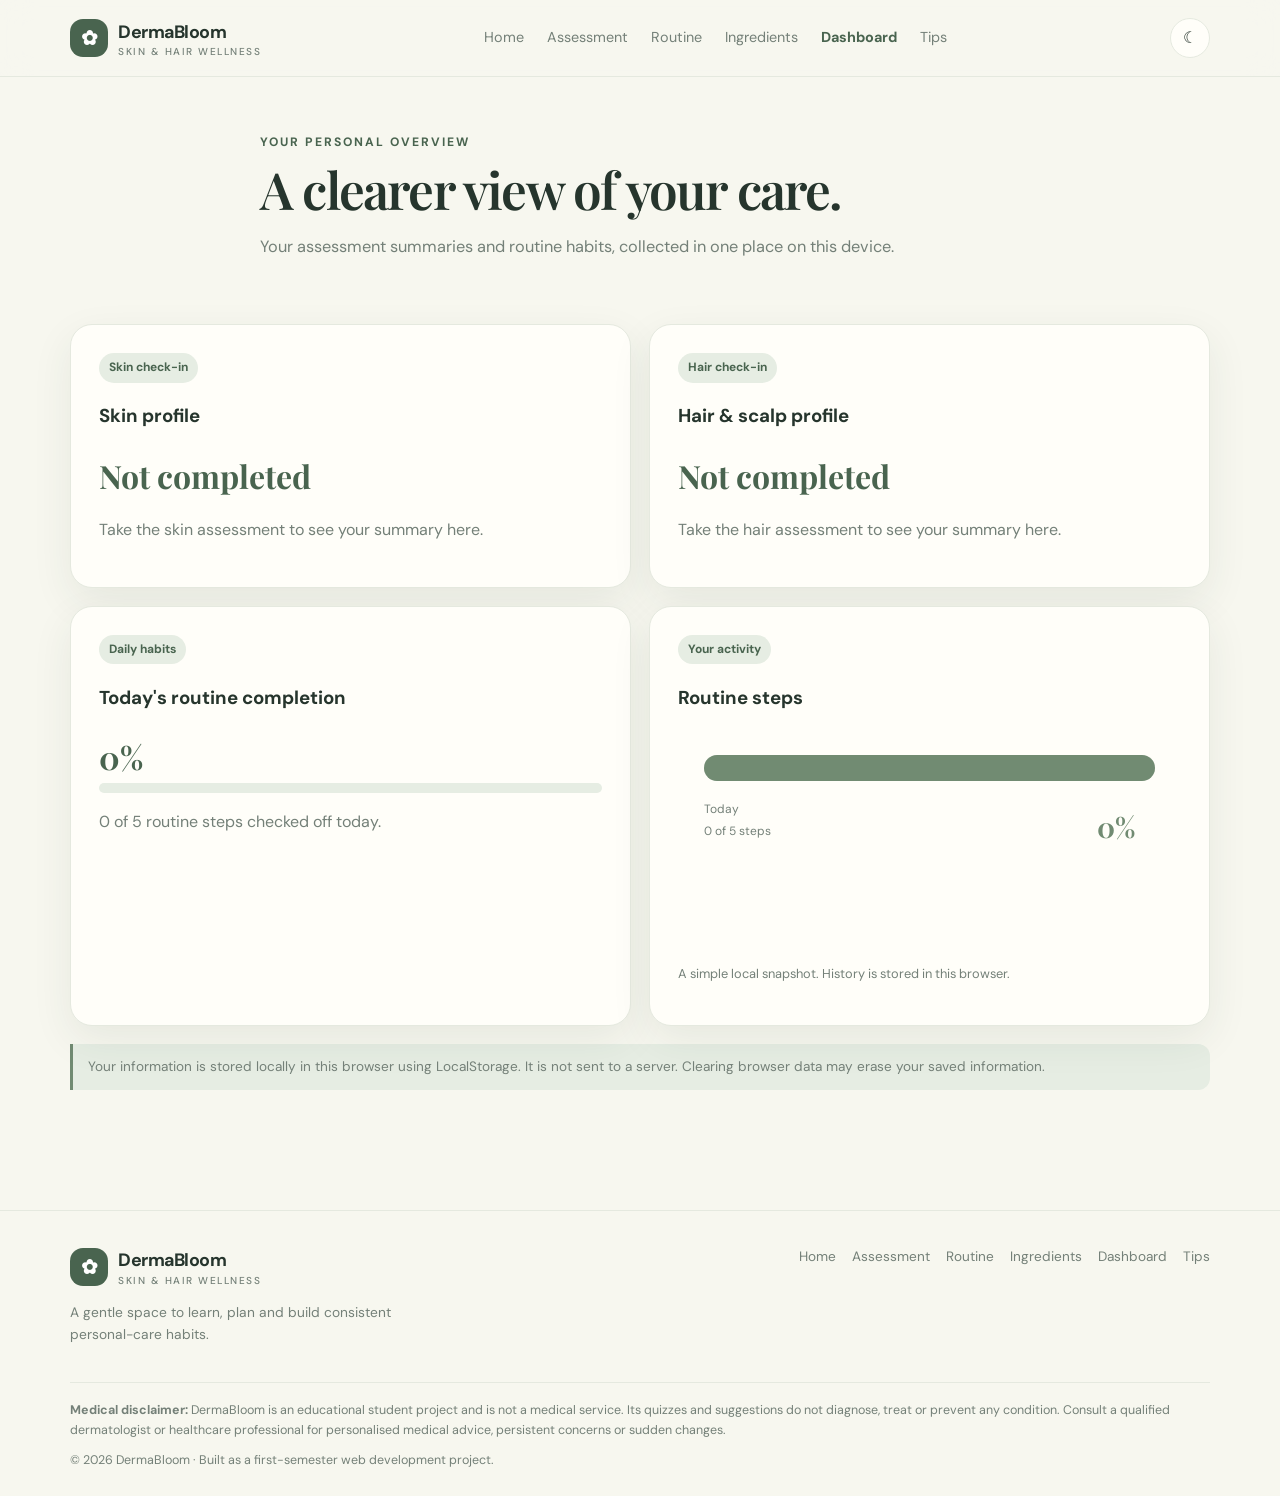
<file: dashboard.html>
<!doctype html>
<html lang="en" data-theme="light">
<head>
<meta charset="utf-8"><meta name="viewport" content="width=device-width, initial-scale=1">
<meta name="description" content="DermaBloom — a personal skin and hair wellness companion.">
<title>Dashboard | DermaBloom</title><link rel="preconnect" href="https://fonts.googleapis.com"><link rel="preconnect" href="https://fonts.gstatic.com" crossorigin><link rel="stylesheet" href="css/style.css">
</head><body>
<header class="site-header"><div class="container nav-wrap"><a class="brand" href="index.html"><div class="brand-mark">✿</div><span>DermaBloom<small>skin & hair wellness</small></span></a><nav class="nav-links" id="nav-links"><a href="index.html" class="">Home</a><a href="quiz.html" class="">Assessment</a><a href="routine.html" class="">Routine</a><a href="ingredients.html" class="">Ingredients</a><a href="dashboard.html" class="active">Dashboard</a><a href="tips.html" class="">Tips</a></nav><div class="nav-actions"><button class="icon-btn" id="theme-toggle" aria-label="Toggle dark mode" title="Toggle dark mode">☾</button><button class="menu-btn" id="menu-toggle" aria-label="Open menu">☰</button></div></div></header>
<main>
<section class="page-hero"><div class="container page-heading"><div class="eyebrow">Your personal overview</div><h1>A clearer view of your care.</h1><p>Your assessment summaries and routine habits, collected in one place on this device.</p></div></section>
<section class="content-section"><div class="container"><div class="dashboard-grid"><div class="panel"><span class="pill">Skin check-in</span><h3>Skin profile</h3><div class="metric" id="dash-skin">Not completed</div><p id="dash-skin-note" class="muted">Take the skin assessment to see your summary here.</p></div><div class="panel"><span class="pill">Hair check-in</span><h3>Hair & scalp profile</h3><div class="metric" id="dash-hair">Not completed</div><p id="dash-hair-note" class="muted">Take the hair assessment to see your summary here.</p></div><div class="panel"><span class="pill">Daily habits</span><h3>Today's routine completion</h3><div class="metric" id="dash-completion">0%</div><div class="progress-track"><span id="dash-progress"></span></div><p id="dash-routine-note" class="muted">Add steps to your routine to start tracking.</p></div><div class="panel"><span class="pill">Your activity</span><h3>Routine steps</h3><div class="chart-wrap"><canvas id="progress-chart" aria-label="Routine progress chart"></canvas></div><p class="muted" style="font-size:.8rem">A simple local snapshot. History is stored in this browser.</p></div></div><div class="notice" style="margin-top:18px">Your information is stored locally in this browser using LocalStorage. It is not sent to a server. Clearing browser data may erase your saved information.</div></div></section>
</main>
<footer class="site-footer"><div class="container"><div class="footer-top"><div><a class="brand" href="index.html"><div class="brand-mark">✿</div><span>DermaBloom<small>skin & hair wellness</small></span></a><p class="muted" style="max-width:340px;font-size:.86rem">A gentle space to learn, plan and build consistent personal-care habits.</p></div><div class="footer-links"><a href="index.html">Home</a><a href="quiz.html">Assessment</a><a href="routine.html">Routine</a><a href="ingredients.html">Ingredients</a><a href="dashboard.html">Dashboard</a><a href="tips.html">Tips</a></div></div><div class="disclaimer"><strong>Medical disclaimer:</strong> DermaBloom is an educational student project and is not a medical service. Its quizzes and suggestions do not diagnose, treat or prevent any condition. Consult a qualified dermatologist or healthcare professional for personalised medical advice, persistent concerns or sudden changes.</div><div class="disclaimer" style="border:0;margin-top:10px;padding-top:0">© 2026 DermaBloom · Built as a first-semester web development project.</div></div></footer>
<div class="toast" id="toast" role="status"></div><script src="js/app.js"></script></body></html>
</file>
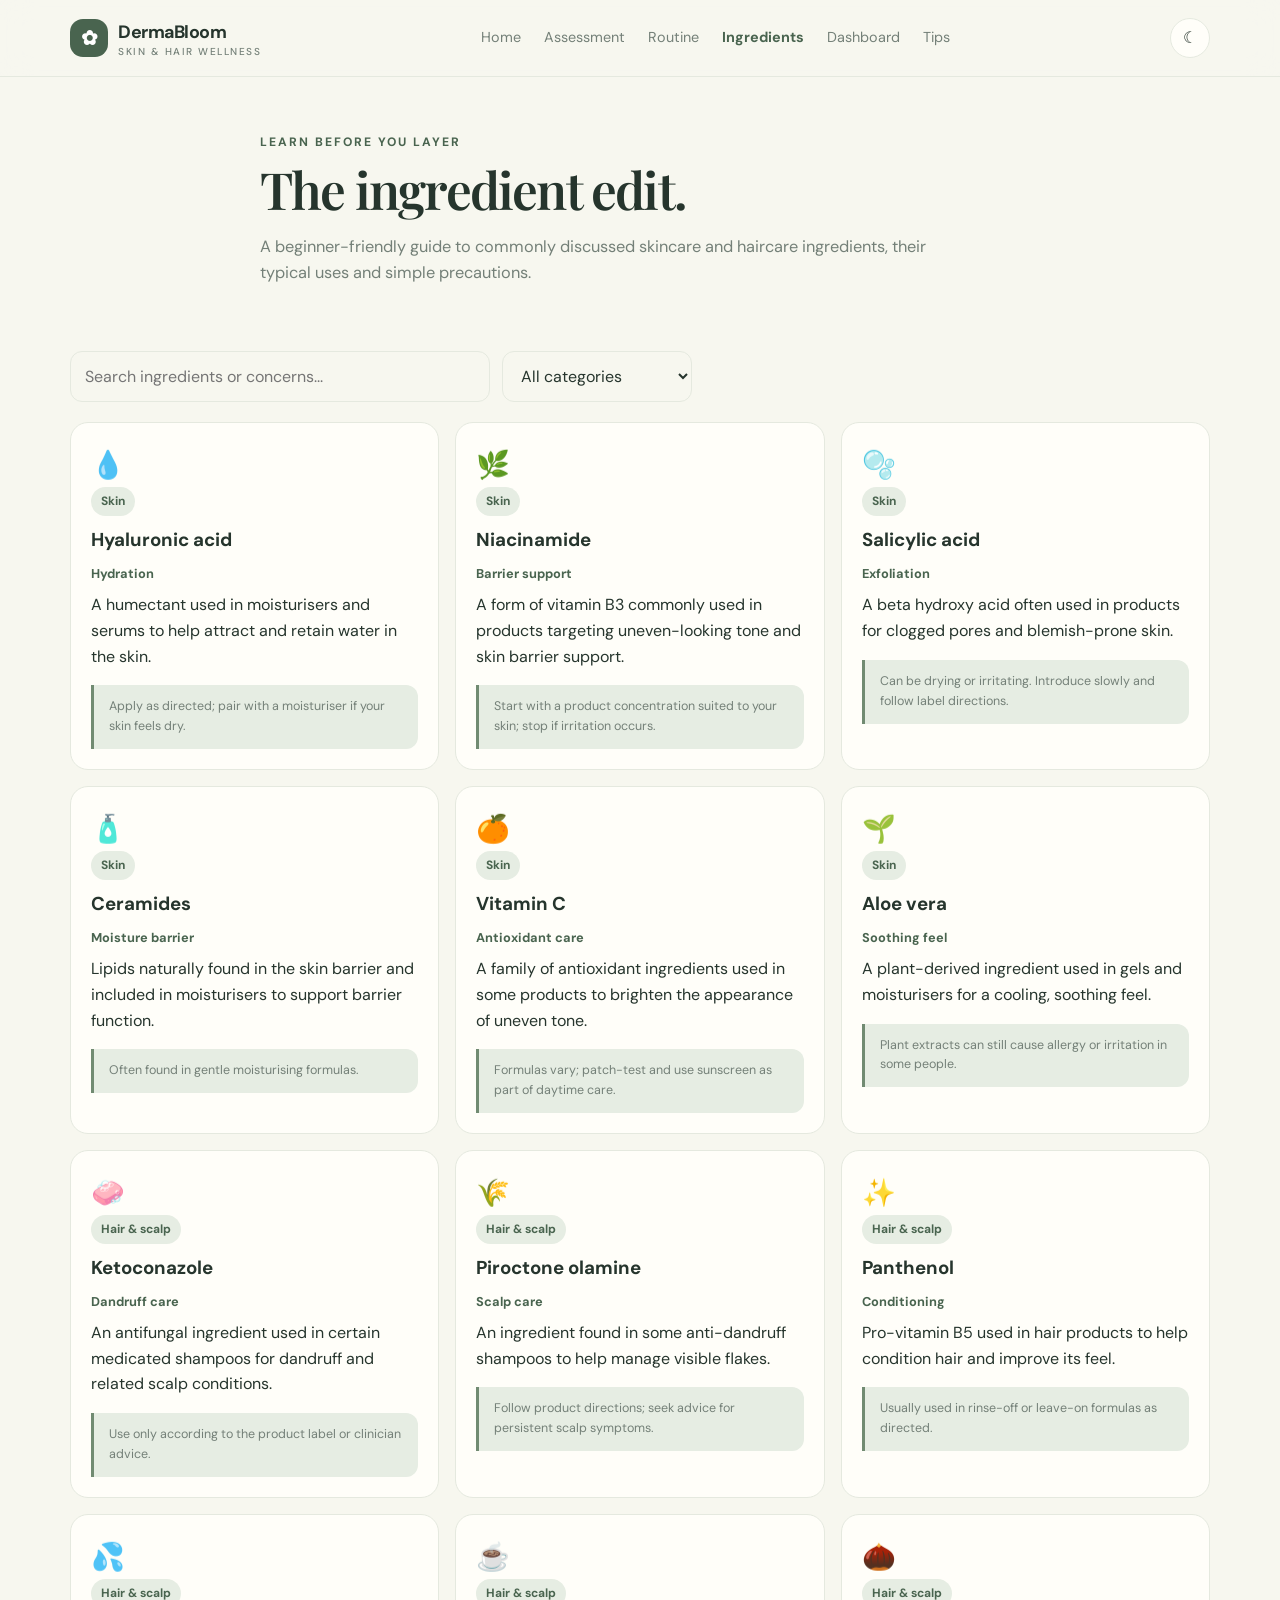
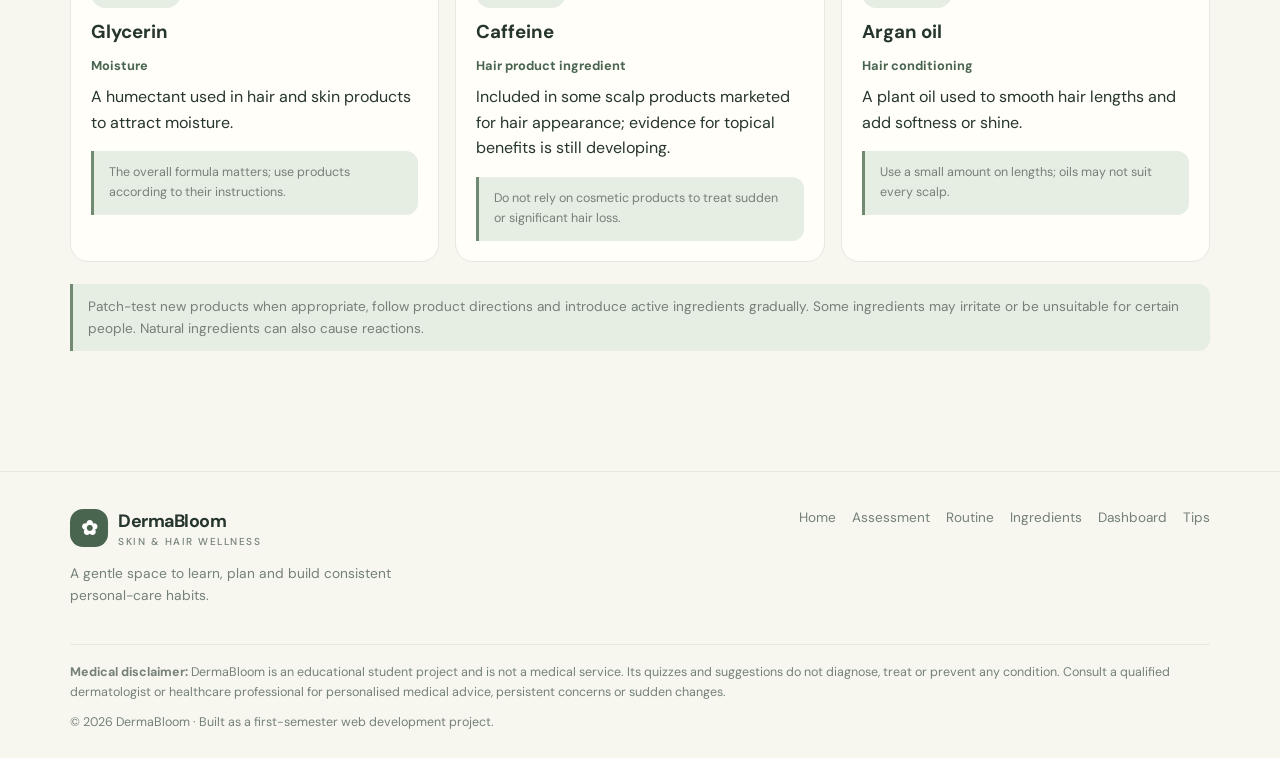
<file: ingredients.html>
<!doctype html>
<html lang="en" data-theme="light">
<head>
<meta charset="utf-8"><meta name="viewport" content="width=device-width, initial-scale=1">
<meta name="description" content="DermaBloom — a personal skin and hair wellness companion.">
<title>Ingredients Guide | DermaBloom</title><link rel="preconnect" href="https://fonts.googleapis.com"><link rel="preconnect" href="https://fonts.gstatic.com" crossorigin><link rel="stylesheet" href="css/style.css">
</head><body>
<header class="site-header"><div class="container nav-wrap"><a class="brand" href="index.html"><div class="brand-mark">✿</div><span>DermaBloom<small>skin & hair wellness</small></span></a><nav class="nav-links" id="nav-links"><a href="index.html" class="">Home</a><a href="quiz.html" class="">Assessment</a><a href="routine.html" class="">Routine</a><a href="ingredients.html" class="active">Ingredients</a><a href="dashboard.html" class="">Dashboard</a><a href="tips.html" class="">Tips</a></nav><div class="nav-actions"><button class="icon-btn" id="theme-toggle" aria-label="Toggle dark mode" title="Toggle dark mode">☾</button><button class="menu-btn" id="menu-toggle" aria-label="Open menu">☰</button></div></div></header>
<main>
<section class="page-hero"><div class="container page-heading"><div class="eyebrow">Learn before you layer</div><h1>The ingredient edit.</h1><p>A beginner-friendly guide to commonly discussed skincare and haircare ingredients, their typical uses and simple precautions.</p></div></section>
<section class="content-section"><div class="container"><div style="display:flex;gap:12px;flex-wrap:wrap;margin-bottom:20px"><input class="search-box" id="ingredient-search" placeholder="Search ingredients or concerns..." style="max-width:420px"><select class="search-box" id="ingredient-filter" style="max-width:190px"><option value="all">All categories</option><option value="skin">Skin</option><option value="hair">Hair & scalp</option></select></div><div id="ingredient-grid" class="ingredient-grid"></div><div class="notice" style="margin-top:22px">Patch-test new products when appropriate, follow product directions and introduce active ingredients gradually. Some ingredients may irritate or be unsuitable for certain people. Natural ingredients can also cause reactions.</div></div></section>
</main>
<footer class="site-footer"><div class="container"><div class="footer-top"><div><a class="brand" href="index.html"><div class="brand-mark">✿</div><span>DermaBloom<small>skin & hair wellness</small></span></a><p class="muted" style="max-width:340px;font-size:.86rem">A gentle space to learn, plan and build consistent personal-care habits.</p></div><div class="footer-links"><a href="index.html">Home</a><a href="quiz.html">Assessment</a><a href="routine.html">Routine</a><a href="ingredients.html">Ingredients</a><a href="dashboard.html">Dashboard</a><a href="tips.html">Tips</a></div></div><div class="disclaimer"><strong>Medical disclaimer:</strong> DermaBloom is an educational student project and is not a medical service. Its quizzes and suggestions do not diagnose, treat or prevent any condition. Consult a qualified dermatologist or healthcare professional for personalised medical advice, persistent concerns or sudden changes.</div><div class="disclaimer" style="border:0;margin-top:10px;padding-top:0">© 2026 DermaBloom · Built as a first-semester web development project.</div></div></footer>
<div class="toast" id="toast" role="status"></div><script src="js/app.js"></script></body></html>
</file>
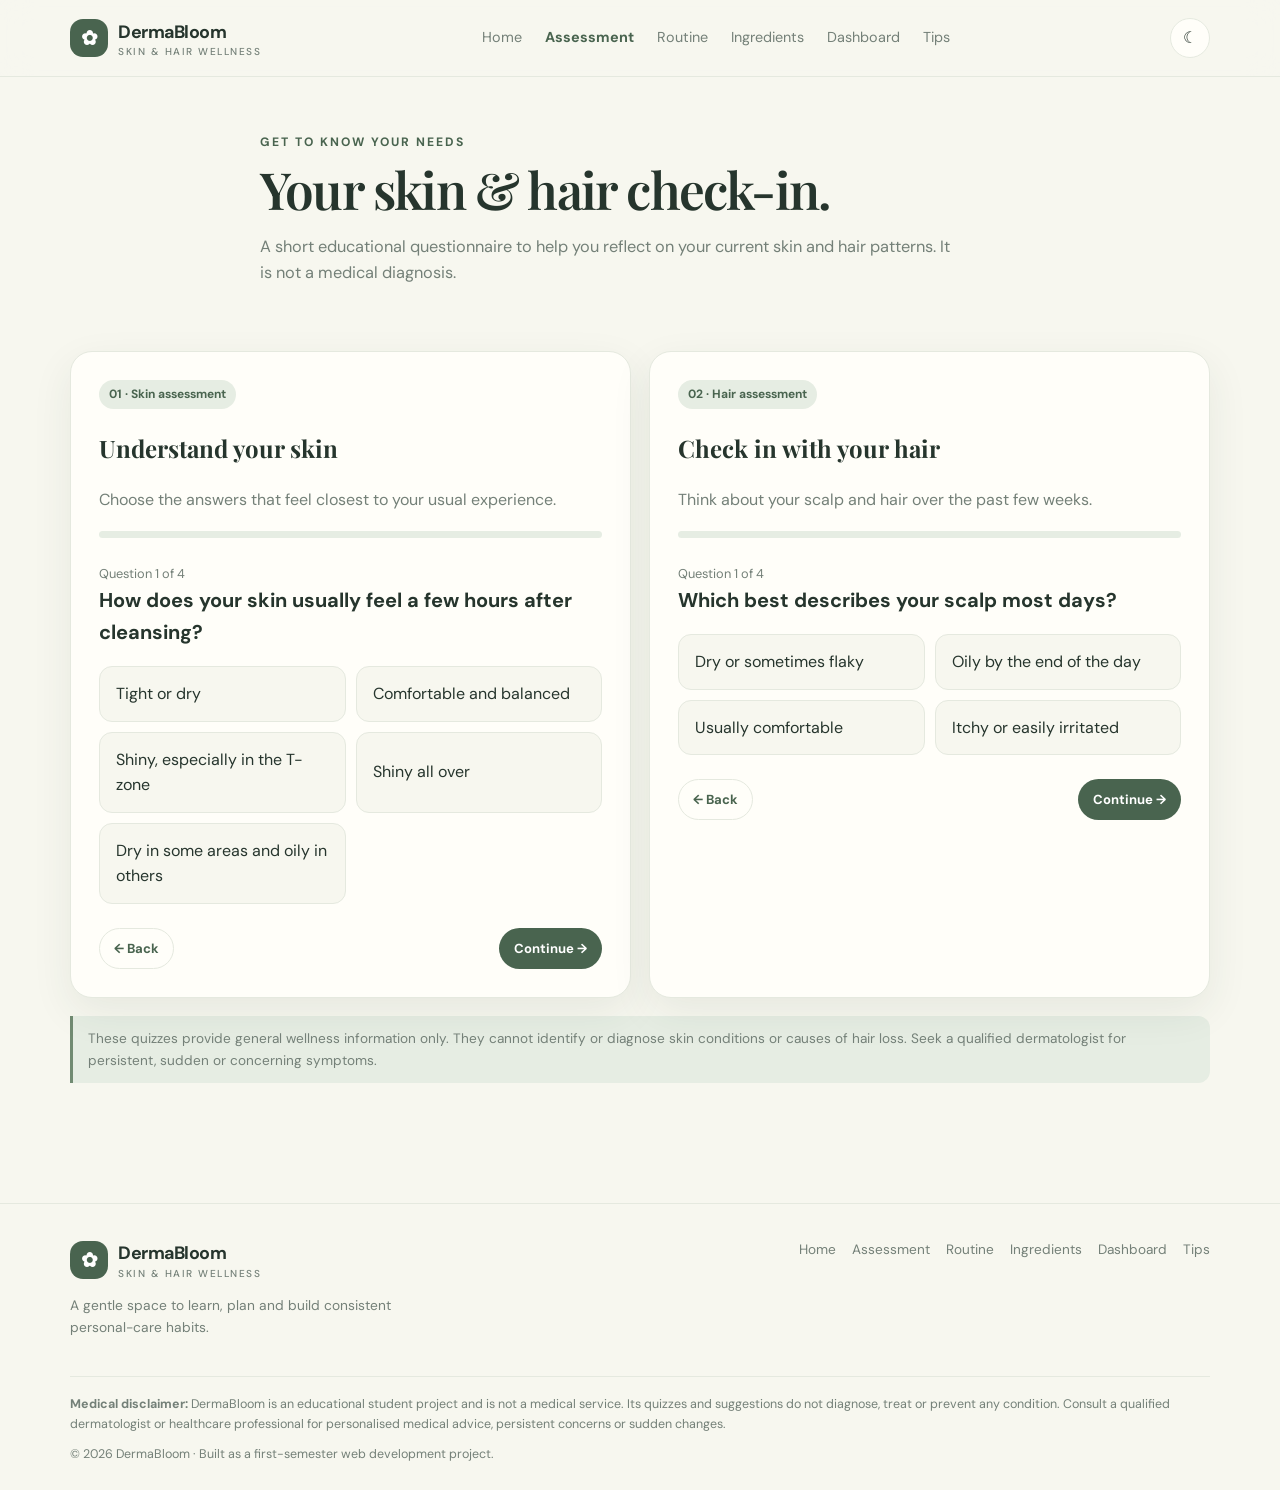
<file: quiz.html>
<!doctype html>
<html lang="en" data-theme="light">
<head>
<meta charset="utf-8"><meta name="viewport" content="width=device-width, initial-scale=1">
<meta name="description" content="DermaBloom — a personal skin and hair wellness companion.">
<title>Assessment | DermaBloom</title><link rel="preconnect" href="https://fonts.googleapis.com"><link rel="preconnect" href="https://fonts.gstatic.com" crossorigin><link rel="stylesheet" href="css/style.css">
</head><body>
<header class="site-header"><div class="container nav-wrap"><a class="brand" href="index.html"><div class="brand-mark">✿</div><span>DermaBloom<small>skin & hair wellness</small></span></a><nav class="nav-links" id="nav-links"><a href="index.html" class="">Home</a><a href="quiz.html" class="active">Assessment</a><a href="routine.html" class="">Routine</a><a href="ingredients.html" class="">Ingredients</a><a href="dashboard.html" class="">Dashboard</a><a href="tips.html" class="">Tips</a></nav><div class="nav-actions"><button class="icon-btn" id="theme-toggle" aria-label="Toggle dark mode" title="Toggle dark mode">☾</button><button class="menu-btn" id="menu-toggle" aria-label="Open menu">☰</button></div></div></header>
<main>
<section class="page-hero"><div class="container page-heading"><div class="eyebrow">Get to know your needs</div><h1>Your skin & hair check-in.</h1><p>A short educational questionnaire to help you reflect on your current skin and hair patterns. It is not a medical diagnosis.</p></div></section>
<section class="content-section"><div class="container"><div class="grid-2"><div class="panel"><span class="pill">01 · Skin assessment</span><h2 style="font-family:'Playfair Display',serif">Understand your skin</h2><p class="muted">Choose the answers that feel closest to your usual experience.</p><div id="skin-quiz"></div></div><div class="panel"><span class="pill">02 · Hair assessment</span><h2 style="font-family:'Playfair Display',serif">Check in with your hair</h2><p class="muted">Think about your scalp and hair over the past few weeks.</p><div id="hair-quiz"></div></div></div><div class="notice" style="margin-top:18px">These quizzes provide general wellness information only. They cannot identify or diagnose skin conditions or causes of hair loss. Seek a qualified dermatologist for persistent, sudden or concerning symptoms.</div></div></section>
</main>
<footer class="site-footer"><div class="container"><div class="footer-top"><div><a class="brand" href="index.html"><div class="brand-mark">✿</div><span>DermaBloom<small>skin & hair wellness</small></span></a><p class="muted" style="max-width:340px;font-size:.86rem">A gentle space to learn, plan and build consistent personal-care habits.</p></div><div class="footer-links"><a href="index.html">Home</a><a href="quiz.html">Assessment</a><a href="routine.html">Routine</a><a href="ingredients.html">Ingredients</a><a href="dashboard.html">Dashboard</a><a href="tips.html">Tips</a></div></div><div class="disclaimer"><strong>Medical disclaimer:</strong> DermaBloom is an educational student project and is not a medical service. Its quizzes and suggestions do not diagnose, treat or prevent any condition. Consult a qualified dermatologist or healthcare professional for personalised medical advice, persistent concerns or sudden changes.</div><div class="disclaimer" style="border:0;margin-top:10px;padding-top:0">© 2026 DermaBloom · Built as a first-semester web development project.</div></div></footer>
<div class="toast" id="toast" role="status"></div><script src="js/app.js"></script></body></html>
</file>
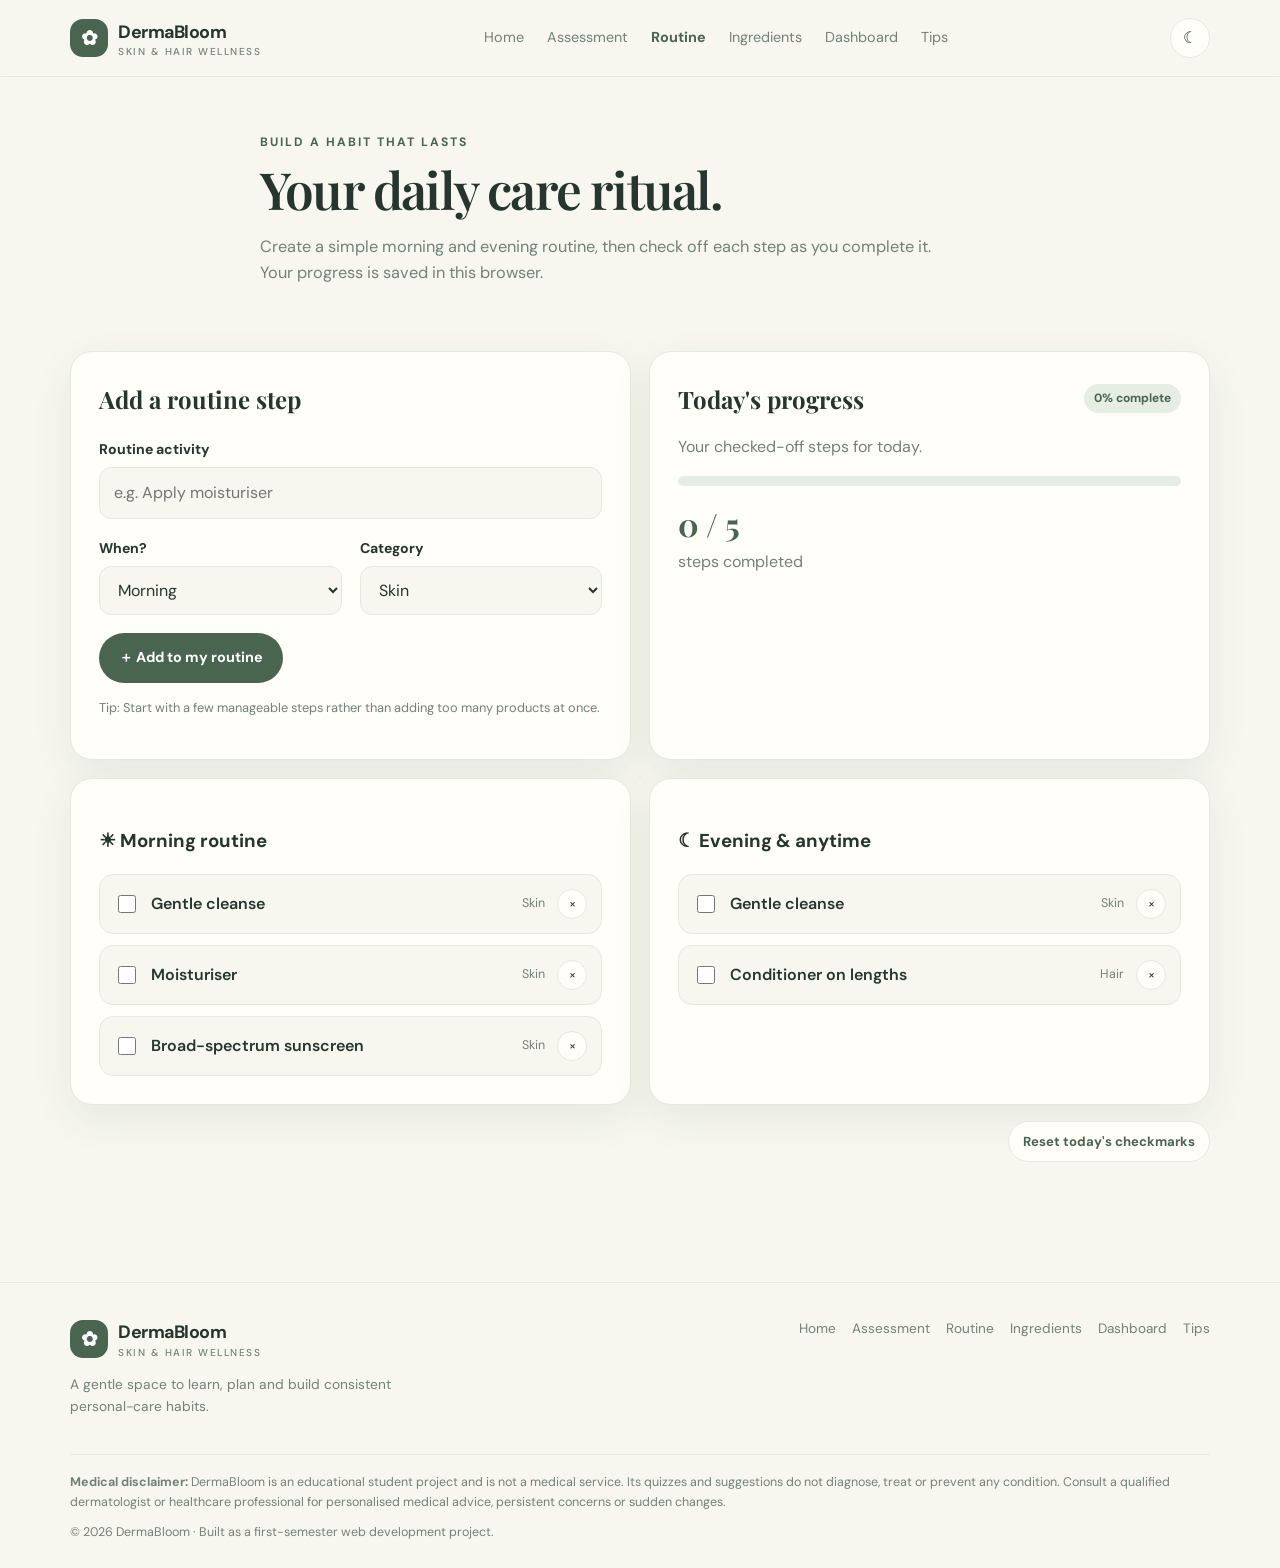
<file: routine.html>
<!doctype html>
<html lang="en" data-theme="light">
<head>
<meta charset="utf-8"><meta name="viewport" content="width=device-width, initial-scale=1">
<meta name="description" content="DermaBloom — a personal skin and hair wellness companion.">
<title>Routine & Tracker | DermaBloom</title><link rel="preconnect" href="https://fonts.googleapis.com"><link rel="preconnect" href="https://fonts.gstatic.com" crossorigin><link rel="stylesheet" href="css/style.css">
</head><body>
<header class="site-header"><div class="container nav-wrap"><a class="brand" href="index.html"><div class="brand-mark">✿</div><span>DermaBloom<small>skin & hair wellness</small></span></a><nav class="nav-links" id="nav-links"><a href="index.html" class="">Home</a><a href="quiz.html" class="">Assessment</a><a href="routine.html" class="active">Routine</a><a href="ingredients.html" class="">Ingredients</a><a href="dashboard.html" class="">Dashboard</a><a href="tips.html" class="">Tips</a></nav><div class="nav-actions"><button class="icon-btn" id="theme-toggle" aria-label="Toggle dark mode" title="Toggle dark mode">☾</button><button class="menu-btn" id="menu-toggle" aria-label="Open menu">☰</button></div></div></header>
<main>
<section class="page-hero"><div class="container page-heading"><div class="eyebrow">Build a habit that lasts</div><h1>Your daily care ritual.</h1><p>Create a simple morning and evening routine, then check off each step as you complete it. Your progress is saved in this browser.</p></div></section>
<section class="content-section"><div class="container"><div class="grid-2"><div class="panel"><h2 style="font-family:'Playfair Display',serif;margin-top:0">Add a routine step</h2><form id="routine-form" class="form-grid"><div class="field" style="grid-column:1/-1"><label for="routine-name">Routine activity</label><input id="routine-name" required placeholder="e.g. Apply moisturiser"></div><div class="field"><label for="routine-time">When?</label><select id="routine-time"><option>Morning</option><option>Evening</option><option>Anytime</option></select></div><div class="field"><label for="routine-category">Category</label><select id="routine-category"><option>Skin</option><option>Hair</option><option>Wellness</option></select></div><div style="grid-column:1/-1"><button class="btn" type="submit">＋ Add to my routine</button></div></form><p class="muted" style="font-size:.8rem;margin-top:15px">Tip: Start with a few manageable steps rather than adding too many products at once.</p></div><div class="panel"><div style="display:flex;justify-content:space-between;align-items:center;gap:10px"><h2 style="font-family:'Playfair Display',serif;margin:0">Today's progress</h2><span class="pill" id="progress-label">0% complete</span></div><p class="muted">Your checked-off steps for today.</p><div class="progress-track"><span id="routine-progress"></span></div><div class="metric" id="routine-count" style="margin-top:12px">0 / 0</div><span class="muted">steps completed</span></div></div><div class="grid-2" style="margin-top:18px"><div class="panel"><h3>☀ Morning routine</h3><div id="morning-list" class="routine-list"></div></div><div class="panel"><h3>☾ Evening & anytime</h3><div id="evening-list" class="routine-list"></div></div></div><div style="display:flex;justify-content:flex-end;margin-top:16px"><button class="btn secondary small" id="reset-routine">Reset today's checkmarks</button></div></div></section>
</main>
<footer class="site-footer"><div class="container"><div class="footer-top"><div><a class="brand" href="index.html"><div class="brand-mark">✿</div><span>DermaBloom<small>skin & hair wellness</small></span></a><p class="muted" style="max-width:340px;font-size:.86rem">A gentle space to learn, plan and build consistent personal-care habits.</p></div><div class="footer-links"><a href="index.html">Home</a><a href="quiz.html">Assessment</a><a href="routine.html">Routine</a><a href="ingredients.html">Ingredients</a><a href="dashboard.html">Dashboard</a><a href="tips.html">Tips</a></div></div><div class="disclaimer"><strong>Medical disclaimer:</strong> DermaBloom is an educational student project and is not a medical service. Its quizzes and suggestions do not diagnose, treat or prevent any condition. Consult a qualified dermatologist or healthcare professional for personalised medical advice, persistent concerns or sudden changes.</div><div class="disclaimer" style="border:0;margin-top:10px;padding-top:0">© 2026 DermaBloom · Built as a first-semester web development project.</div></div></footer>
<div class="toast" id="toast" role="status"></div><script src="js/app.js"></script></body></html>
</file>
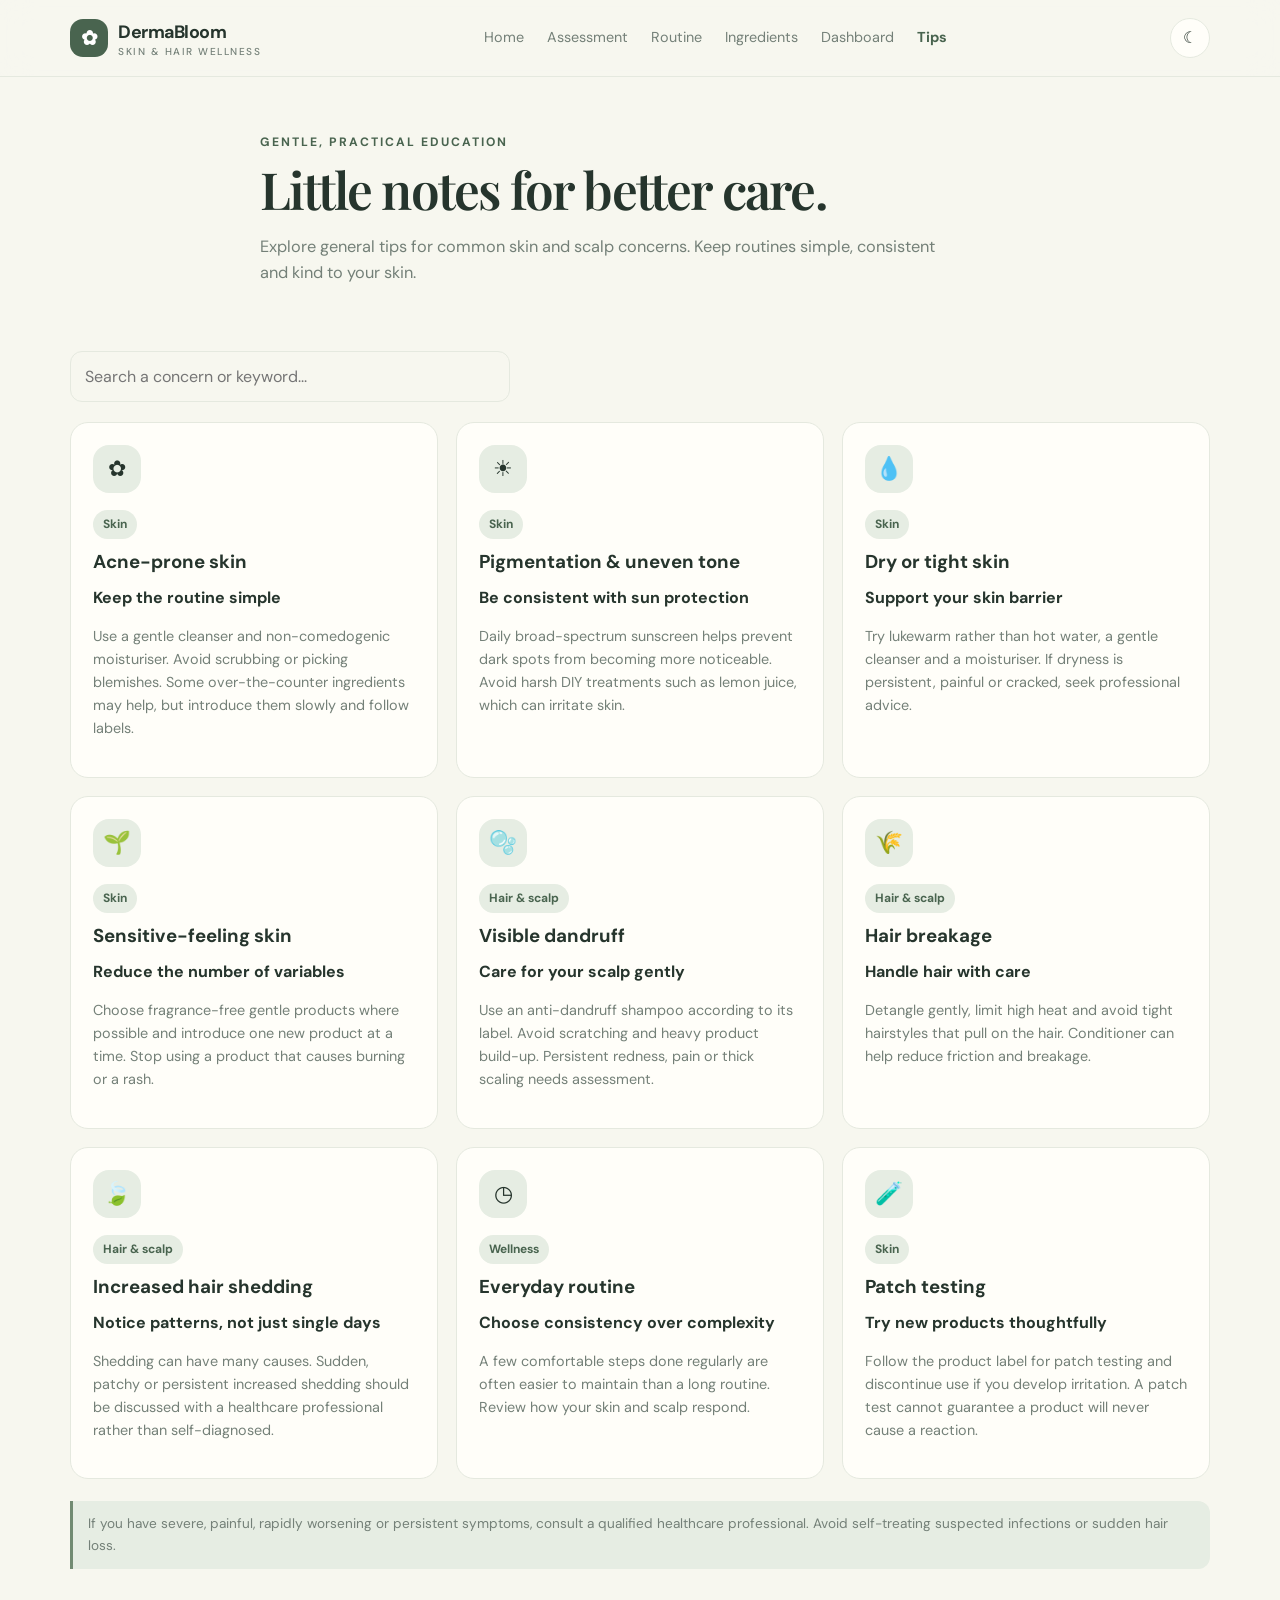
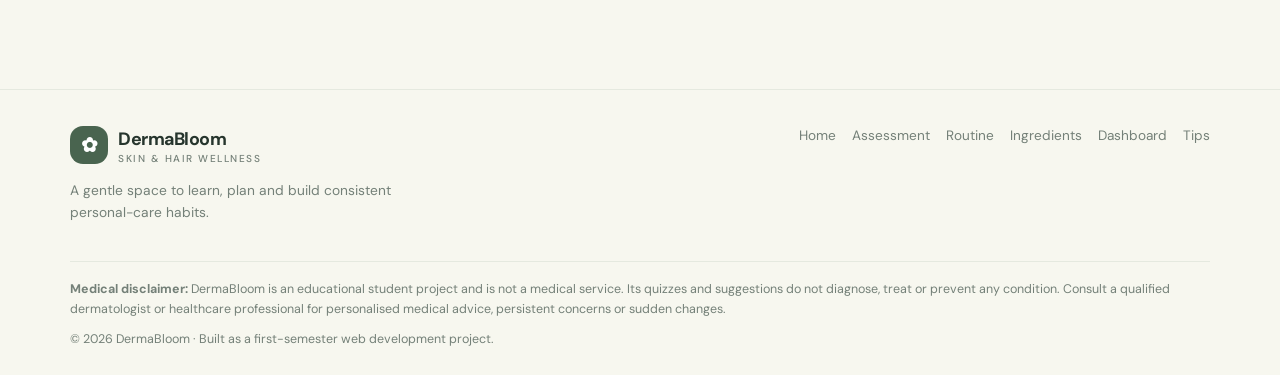
<file: tips.html>
<!doctype html>
<html lang="en" data-theme="light">
<head>
<meta charset="utf-8"><meta name="viewport" content="width=device-width, initial-scale=1">
<meta name="description" content="DermaBloom — a personal skin and hair wellness companion.">
<title>Tips | DermaBloom</title><link rel="preconnect" href="https://fonts.googleapis.com"><link rel="preconnect" href="https://fonts.gstatic.com" crossorigin><link rel="stylesheet" href="css/style.css">
</head><body>
<header class="site-header"><div class="container nav-wrap"><a class="brand" href="index.html"><div class="brand-mark">✿</div><span>DermaBloom<small>skin & hair wellness</small></span></a><nav class="nav-links" id="nav-links"><a href="index.html" class="">Home</a><a href="quiz.html" class="">Assessment</a><a href="routine.html" class="">Routine</a><a href="ingredients.html" class="">Ingredients</a><a href="dashboard.html" class="">Dashboard</a><a href="tips.html" class="active">Tips</a></nav><div class="nav-actions"><button class="icon-btn" id="theme-toggle" aria-label="Toggle dark mode" title="Toggle dark mode">☾</button><button class="menu-btn" id="menu-toggle" aria-label="Open menu">☰</button></div></div></header>
<main>
<section class="page-hero"><div class="container page-heading"><div class="eyebrow">Gentle, practical education</div><h1>Little notes for better care.</h1><p>Explore general tips for common skin and scalp concerns. Keep routines simple, consistent and kind to your skin.</p></div></section>
<section class="content-section"><div class="container"><div style="display:flex;gap:12px;flex-wrap:wrap;margin-bottom:20px"><input class="search-box" id="tips-search" placeholder="Search a concern or keyword..." style="max-width:440px"></div><div id="tips-grid" class="grid-3"></div><div class="notice" style="margin-top:22px">If you have severe, painful, rapidly worsening or persistent symptoms, consult a qualified healthcare professional. Avoid self-treating suspected infections or sudden hair loss.</div></div></section>
</main>
<footer class="site-footer"><div class="container"><div class="footer-top"><div><a class="brand" href="index.html"><div class="brand-mark">✿</div><span>DermaBloom<small>skin & hair wellness</small></span></a><p class="muted" style="max-width:340px;font-size:.86rem">A gentle space to learn, plan and build consistent personal-care habits.</p></div><div class="footer-links"><a href="index.html">Home</a><a href="quiz.html">Assessment</a><a href="routine.html">Routine</a><a href="ingredients.html">Ingredients</a><a href="dashboard.html">Dashboard</a><a href="tips.html">Tips</a></div></div><div class="disclaimer"><strong>Medical disclaimer:</strong> DermaBloom is an educational student project and is not a medical service. Its quizzes and suggestions do not diagnose, treat or prevent any condition. Consult a qualified dermatologist or healthcare professional for personalised medical advice, persistent concerns or sudden changes.</div><div class="disclaimer" style="border:0;margin-top:10px;padding-top:0">© 2026 DermaBloom · Built as a first-semester web development project.</div></div></footer>
<div class="toast" id="toast" role="status"></div><script src="js/app.js"></script></body></html>
</file>
<file: css/style.css>
@import url('https://fonts.googleapis.com/css2?family=DM+Sans:wght@400;500;600;700&family=Playfair+Display:wght@500;600;700&display=swap');
:root{--bg:#f7f7ef;--paper:#fffef9;--ink:#26352d;--muted:#748078;--sage:#718b72;--sage-dark:#49644f;--sage-soft:#e6ede3;--line:#e5e9df;--cream:#f0eadc;--shadow:0 14px 40px rgba(42,62,46,.08);--radius:22px}
[data-theme="dark"]{--bg:#17221c;--paper:#202e25;--ink:#edf2e9;--muted:#aab7aa;--sage:#9ab69a;--sage-dark:#c2d7bd;--sage-soft:#2d4033;--line:#35473a;--cream:#344236;--shadow:0 14px 40px rgba(0,0,0,.18)}
*{box-sizing:border-box}html{scroll-behavior:smooth}body{margin:0;background:var(--bg);color:var(--ink);font-family:'DM Sans',sans-serif;line-height:1.6;transition:background .2s,color .2s}a{color:inherit;text-decoration:none}button,input,select,textarea{font:inherit}button{cursor:pointer}.container{width:min(1140px,calc(100% - 40px));margin:auto}.site-header{position:sticky;top:0;z-index:20;background:color-mix(in srgb,var(--bg) 90%,transparent);backdrop-filter:blur(16px);border-bottom:1px solid var(--line)}.nav-wrap{height:76px;display:flex;align-items:center;justify-content:space-between;gap:24px}.brand{display:flex;align-items:center;gap:10px;font-weight:700;letter-spacing:-.5px;font-size:1.12rem}.brand-mark{width:38px;height:38px;border-radius:13px;background:var(--sage-dark);color:#fff;display:grid;place-items:center;font-size:20px}.brand span small{display:block;color:var(--muted);font-size:.63rem;font-weight:500;letter-spacing:1.5px;text-transform:uppercase;line-height:1.2}.nav-links{display:flex;align-items:center;gap:23px;color:var(--muted);font-size:.9rem}.nav-links a.active,.nav-links a:hover{color:var(--sage-dark);font-weight:700}.nav-actions{display:flex;gap:9px;align-items:center}.icon-btn,.menu-btn{border:1px solid var(--line);background:var(--paper);color:var(--ink);border-radius:50%;width:40px;height:40px;display:grid;place-items:center}.menu-btn{display:none;border-radius:12px}.btn{display:inline-flex;align-items:center;justify-content:center;gap:8px;padding:12px 19px;border-radius:999px;border:1px solid transparent;background:var(--sage-dark);color:#fff;font-weight:700;font-size:.9rem;transition:.2s}.btn:hover{transform:translateY(-2px);filter:brightness(1.06)}.btn.secondary{background:var(--paper);color:var(--sage-dark);border-color:var(--line)}.btn.ghost{background:transparent;color:var(--sage-dark);border-color:var(--sage)}.btn.small{padding:9px 14px;font-size:.82rem}.eyebrow{color:var(--sage-dark);font-size:.76rem;font-weight:700;letter-spacing:2px;text-transform:uppercase}.hero{padding:72px 0 64px}.hero-grid{display:grid;grid-template-columns:1.05fr .95fr;gap:55px;align-items:center}.hero h1,.page-heading h1{font-family:'Playfair Display',serif;font-size:clamp(2.7rem,5vw,4.7rem);line-height:1.08;letter-spacing:-1.8px;margin:16px 0 20px;font-weight:600}.hero h1 em{color:var(--sage);font-style:normal}.hero p{color:var(--muted);font-size:1.08rem;max-width:540px}.hero-actions{display:flex;gap:12px;flex-wrap:wrap;margin-top:28px}.hero-art{position:relative;min-height:450px;border-radius:34px;overflow:hidden;background:linear-gradient(145deg,#dfe8d8,#f1eadb);box-shadow:var(--shadow)}.hero-art img{width:100%;height:450px;object-fit:cover;opacity:.88}.art-note{position:absolute;bottom:24px;left:24px;right:24px;padding:18px 20px;border-radius:18px;background:rgba(255,254,249,.88);backdrop-filter:blur(10px);color:#293a2e}.art-note strong{display:block;font-family:'Playfair Display',serif;font-size:1.25rem}.art-note span{font-size:.84rem;color:#667368}.float-pill{position:absolute;top:24px;right:22px;background:rgba(255,254,249,.9);padding:10px 14px;border-radius:99px;color:#415c46;font-size:.8rem;font-weight:700}.section{padding:64px 0}.section-head{display:flex;justify-content:space-between;align-items:end;gap:20px;margin-bottom:26px}.section-head h2,.page-heading h1{font-family:'Playfair Display',serif}.section-head h2{font-size:2.2rem;line-height:1.15;margin:8px 0}.section-head p{color:var(--muted);margin:0;max-width:530px}.grid-3{display:grid;grid-template-columns:repeat(3,1fr);gap:18px}.grid-2{display:grid;grid-template-columns:repeat(2,1fr);gap:18px}.feature-card,.card{background:var(--paper);border:1px solid var(--line);border-radius:var(--radius);padding:25px;box-shadow:var(--shadow)}.feature-icon{width:48px;height:48px;border-radius:16px;background:var(--sage-soft);display:grid;place-items:center;font-size:1.4rem;margin-bottom:17px}.feature-card h3,.card h3{margin:0 0 8px;font-size:1.12rem}.feature-card p,.card p{color:var(--muted);font-size:.92rem;margin:0}.feature-card a{display:inline-block;margin-top:18px;color:var(--sage-dark);font-weight:700;font-size:.88rem}.stat-strip{display:grid;grid-template-columns:repeat(3,1fr);gap:1px;background:var(--line);border:1px solid var(--line);border-radius:20px;overflow:hidden;margin-top:48px}.stat{background:var(--paper);padding:22px;text-align:center}.stat strong{display:block;font-family:'Playfair Display',serif;font-size:1.7rem;color:var(--sage-dark)}.stat span{color:var(--muted);font-size:.83rem}.page-hero{padding:56px 0 28px}.page-heading{max-width:760px}.page-heading h1{font-size:clamp(2.5rem,4vw,3.6rem);margin:10px 0}.page-heading p{color:var(--muted);font-size:1.02rem;max-width:690px}.content-section{padding:20px 0 70px}.panel{background:var(--paper);border:1px solid var(--line);border-radius:var(--radius);padding:28px;box-shadow:var(--shadow)}.form-grid{display:grid;grid-template-columns:repeat(2,1fr);gap:18px}.field{display:flex;flex-direction:column;gap:7px}.field label{font-weight:700;font-size:.88rem}.field input,.field select,.field textarea,.search-box{width:100%;border:1px solid var(--line);background:var(--bg);color:var(--ink);border-radius:12px;padding:12px 14px;outline:none}.field input:focus,.field select:focus,.field textarea:focus,.search-box:focus{border-color:var(--sage)}.field textarea{min-height:100px;resize:vertical}.muted{color:var(--muted)}.pill{display:inline-flex;background:var(--sage-soft);color:var(--sage-dark);border-radius:99px;padding:5px 10px;font-size:.75rem;font-weight:700}.quiz-progress{height:7px;background:var(--sage-soft);border-radius:99px;overflow:hidden;margin:18px 0 26px}.quiz-progress span{height:100%;display:block;background:var(--sage);width:0;transition:width .25s}.question{font-size:1.25rem;font-weight:700;margin:0 0 18px}.option-list{display:grid;grid-template-columns:repeat(2,1fr);gap:10px}.option{padding:14px 16px;border:1px solid var(--line);border-radius:13px;background:var(--bg);text-align:left;color:var(--ink)}.option:hover,.option.selected{border-color:var(--sage);background:var(--sage-soft)}.quiz-controls{display:flex;justify-content:space-between;gap:12px;margin-top:24px}.result-box{padding:22px;background:var(--sage-soft);border-radius:18px;margin-top:20px}.result-box h3{color:var(--sage-dark);margin:0 0 6px}.routine-list{display:grid;gap:11px}.routine-item{display:flex;align-items:center;gap:12px;padding:14px;border:1px solid var(--line);border-radius:14px;background:var(--bg)}.routine-item input{accent-color:var(--sage-dark);width:18px;height:18px}.routine-item.done .routine-name{text-decoration:line-through;color:var(--muted)}.routine-name{font-weight:600;flex:1}.routine-meta{font-size:.78rem;color:var(--muted)}.progress-track{height:10px;background:var(--sage-soft);border-radius:99px;overflow:hidden}.progress-track span{display:block;height:100%;background:var(--sage);width:0;transition:width .3s}.ingredient-grid{display:grid;grid-template-columns:repeat(3,1fr);gap:16px}.ingredient-card{background:var(--paper);border:1px solid var(--line);border-radius:18px;padding:20px}.ingredient-card .symbol{font-size:1.7rem}.ingredient-card h3{margin:9px 0 5px}.tag-row{display:flex;gap:6px;flex-wrap:wrap;margin-top:12px}.tip-card{padding:22px;border-radius:18px;background:var(--paper);border:1px solid var(--line)}.tip-card h3{margin:8px 0}.tip-card p{color:var(--muted);font-size:.9rem}.dashboard-grid{display:grid;grid-template-columns:1fr 1fr;gap:18px}.metric{font-size:2rem;font-family:'Playfair Display',serif;color:var(--sage-dark);font-weight:700}.chart-wrap{height:220px;position:relative}.chart-wrap canvas{width:100%;height:100%}.empty-state{padding:24px;text-align:center;background:var(--bg);border-radius:14px;color:var(--muted)}.notice{border-left:3px solid var(--sage);padding:12px 15px;background:var(--sage-soft);border-radius:0 12px 12px 0;color:var(--muted);font-size:.85rem}.site-footer{margin-top:50px;border-top:1px solid var(--line);padding:35px 0 25px}.footer-top{display:flex;justify-content:space-between;gap:25px;align-items:start}.footer-links{display:flex;gap:16px;flex-wrap:wrap;color:var(--muted);font-size:.85rem}.disclaimer{font-size:.78rem;color:var(--muted);border-top:1px solid var(--line);padding-top:18px;margin-top:24px}.toast{position:fixed;bottom:22px;left:50%;transform:translate(-50%,20px);background:var(--ink);color:var(--bg);padding:11px 18px;border-radius:99px;font-size:.86rem;opacity:0;pointer-events:none;transition:.25s;z-index:50}.toast.show{opacity:1;transform:translate(-50%,0)}.hidden{display:none!important}
@media(max-width:850px){.nav-links{display:none;position:absolute;top:76px;left:0;right:0;background:var(--paper);padding:18px 22px;border-bottom:1px solid var(--line);flex-direction:column;align-items:start}.nav-links.open{display:flex}.menu-btn{display:grid}.hero-grid{grid-template-columns:1fr;gap:30px}.hero{padding-top:45px}.hero-art,.hero-art img{height:360px;min-height:360px}.grid-3,.ingredient-grid{grid-template-columns:repeat(2,1fr)}}
@media(max-width:600px){.container{width:min(100% - 28px,1140px)}.nav-wrap{height:68px}.nav-links{top:68px}.brand{font-size:1rem}.hero h1{font-size:2.75rem}.hero-art,.hero-art img{height:300px;min-height:300px}.section{padding:44px 0}.section-head{display:block}.grid-3,.grid-2,.dashboard-grid,.form-grid,.ingredient-grid{grid-template-columns:1fr}.stat-strip{grid-template-columns:1fr}.option-list{grid-template-columns:1fr}.panel{padding:20px}.footer-top{display:block}.footer-links{margin-top:15px}.page-hero{padding-top:38px}}
</file>
